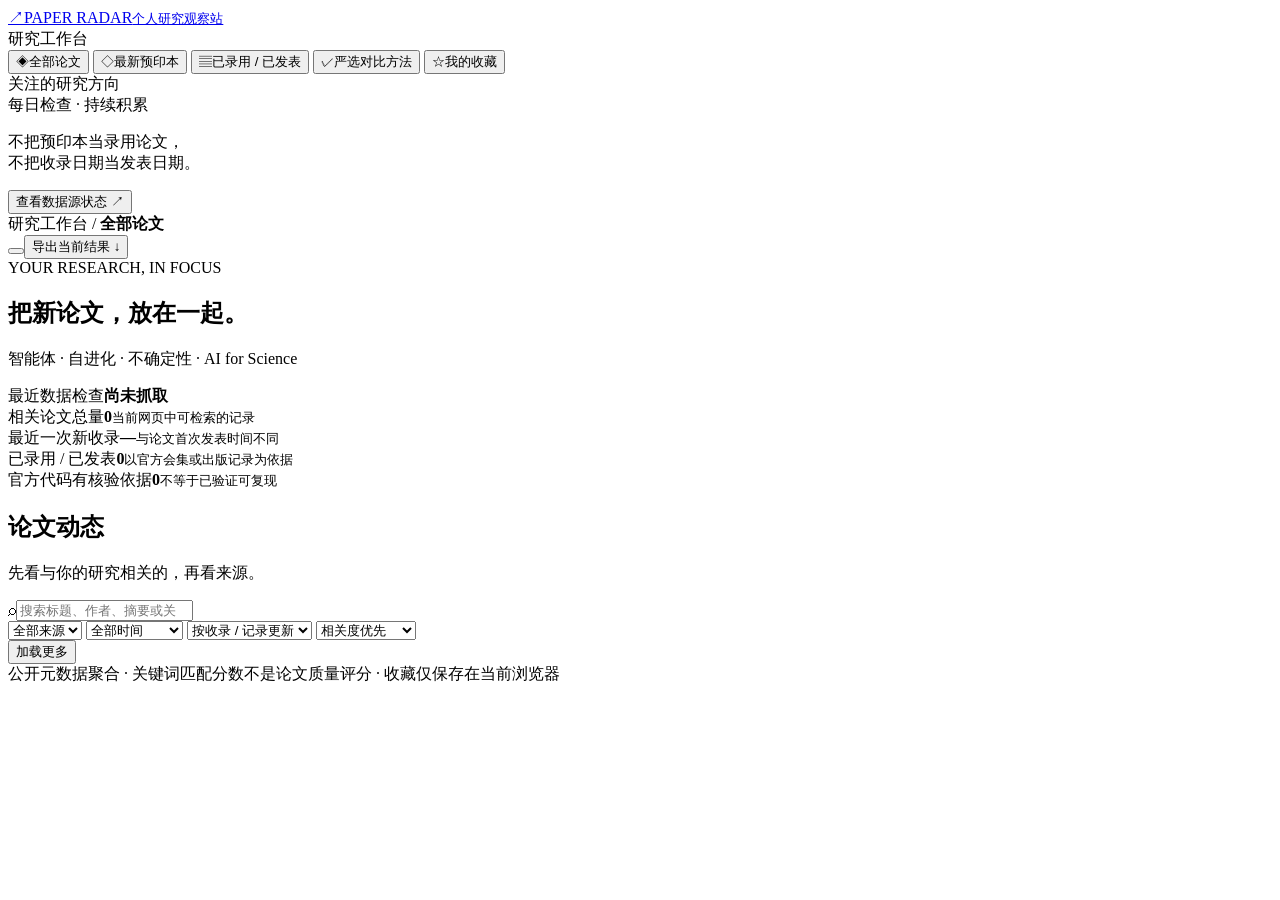
<file: web/index.html>
<!doctype html>
<html lang="zh-CN">
<head>
<meta charset="utf-8"><meta name="viewport" content="width=device-width,initial-scale=1">
<meta name="color-scheme" content="light"><title>论文雷达 · Paper Radar</title>
<meta name="description" content="按研究主题筛选的每日论文雷达，区分预印本与正式发表，所有条目可追溯到原始来源。">
<style>/*__STYLE__*/</style>
</head>
<body>
<div class="layout">
<aside class="sidebar">
 <a class="brand" href="#"><span class="brand-icon">↗</span><span>PAPER RADAR<small>个人研究观察站</small></span></a>
 <div class="side-label">研究工作台</div>
 <nav id="main-nav" aria-label="论文视图">
  <button data-view="all" class="nav-item active"><span>◈</span>全部论文 <b id="nav-all"></b></button>
  <button data-view="preprint" class="nav-item"><span>◇</span>最新预印本</button>
  <button data-view="published" class="nav-item"><span>▤</span>已录用 / 已发表</button>
  <button data-view="strict" class="nav-item"><span>✓</span>严选对比方法</button>
  <button data-view="saved" class="nav-item"><span>☆</span>我的收藏 <b id="nav-saved"></b></button>
 </nav>
 <div class="side-label">关注的研究方向</div>
 <div id="side-topics"></div>
 <div class="side-note"><span class="tiny-dot"></span> 每日检查 · 持续积累<p>不把预印本当录用论文，<br>不把收录日期当发表日期。</p></div>
 <button id="health-button" class="health-trigger">查看数据源状态 <span>↗</span></button>
</aside>
<main>
 <header class="topbar"><div class="breadcrumb">研究工作台 <span>/</span> <b id="breadcrumb-view">全部论文</b></div><div class="top-actions"><button id="mode-badge" class="button" aria-label="查看数据来源与状态"></button><button id="export" class="button">导出当前结果 ↓</button></div></header>
 <section class="hero"><div><div class="eyebrow">YOUR RESEARCH, IN FOCUS</div><h1>把新论文，放在一起。</h1><p id="subtitle">智能体 · 自进化 · 不确定性 · AI for Science</p></div><div class="hero-meta"><span id="update-label">最近数据检查</span><strong id="updated">尚未抓取</strong><span id="timezone"></span></div></section>
 <div class="notice" id="notice" role="status"></div>
 <section class="stats" aria-label="数据库统计">
  <div><span>相关论文总量</span><strong id="stat-total">0</strong><small>当前网页中可检索的记录</small></div>
  <div><span>最近一次新收录</span><strong id="stat-new">—</strong><small>与论文首次发表时间不同</small></div>
  <div><span>已录用 / 已发表</span><strong id="stat-published">0</strong><small>以官方会集或出版记录为依据</small></div>
  <div><span>官方代码有核验依据</span><strong id="stat-code">0</strong><small>不等于已验证可复现</small></div>
 </section>
 <section class="feed-header"><div><h2 id="view-title">论文动态</h2><p id="view-help">先看与你的研究相关的，再看来源。</p></div><span id="result-count"></span></section>
 <section class="filters" aria-label="检索与筛选">
  <div class="search-wrap"><span>⌕</span><input id="search" type="search" placeholder="搜索标题、作者、摘要或关键词…" aria-label="搜索论文"></div>
  <select id="source" aria-label="来源"><option value="">全部来源</option></select>
  <select id="period" aria-label="时间范围"><option value="all">全部时间</option><option value="1">最近 24 小时</option><option value="7">最近 7 天</option><option value="30">最近 30 天</option><option value="90">最近 90 天</option></select>
  <select id="date-field" aria-label="筛选日期类型"><option value="record_changed_at">按收录 / 记录更新</option><option value="published_at">按发表日期</option></select>
  <select id="sort" aria-label="排序"><option value="relevance">相关度优先</option><option value="new">收录更新优先</option><option value="published">发表时间优先</option></select>
 </section>
 <div class="chips" id="topic-chips" aria-label="研究主题"></div>
 <section id="papers" class="paper-list" aria-live="polite"></section>
 <div class="load-area"><button id="load-more" class="button">加载更多</button></div>
 <footer>公开元数据聚合 · 关键词匹配分数不是论文质量评分 · 收藏仅保存在当前浏览器<br><span id="footer-meta"></span></footer>
</main>
</div>
<dialog id="health-dialog"><div class="dialog-head"><div><div class="eyebrow">SOURCE HEALTH</div><h2>每个来源，都有状态。</h2></div><button id="close-health" class="close" aria-label="关闭">×</button></div><p class="dialog-desc">“页面构建成功”不代表全部来源抓取成功。时间水位仅在完整抓取后前移；失败时保留旧记录。</p><div id="health-list"></div><p class="dialog-desc">PMLR / CVF 默认按标题初筛，可能漏掉仅在摘要中命中主题的论文。可在配置中关闭初筛，分批读取全部摘要。</p></dialog>
<div id="toast" role="status"></div>
<script>/*__DATA__*/</script><script>/*__APP__*/</script>
</body></html>
</file>
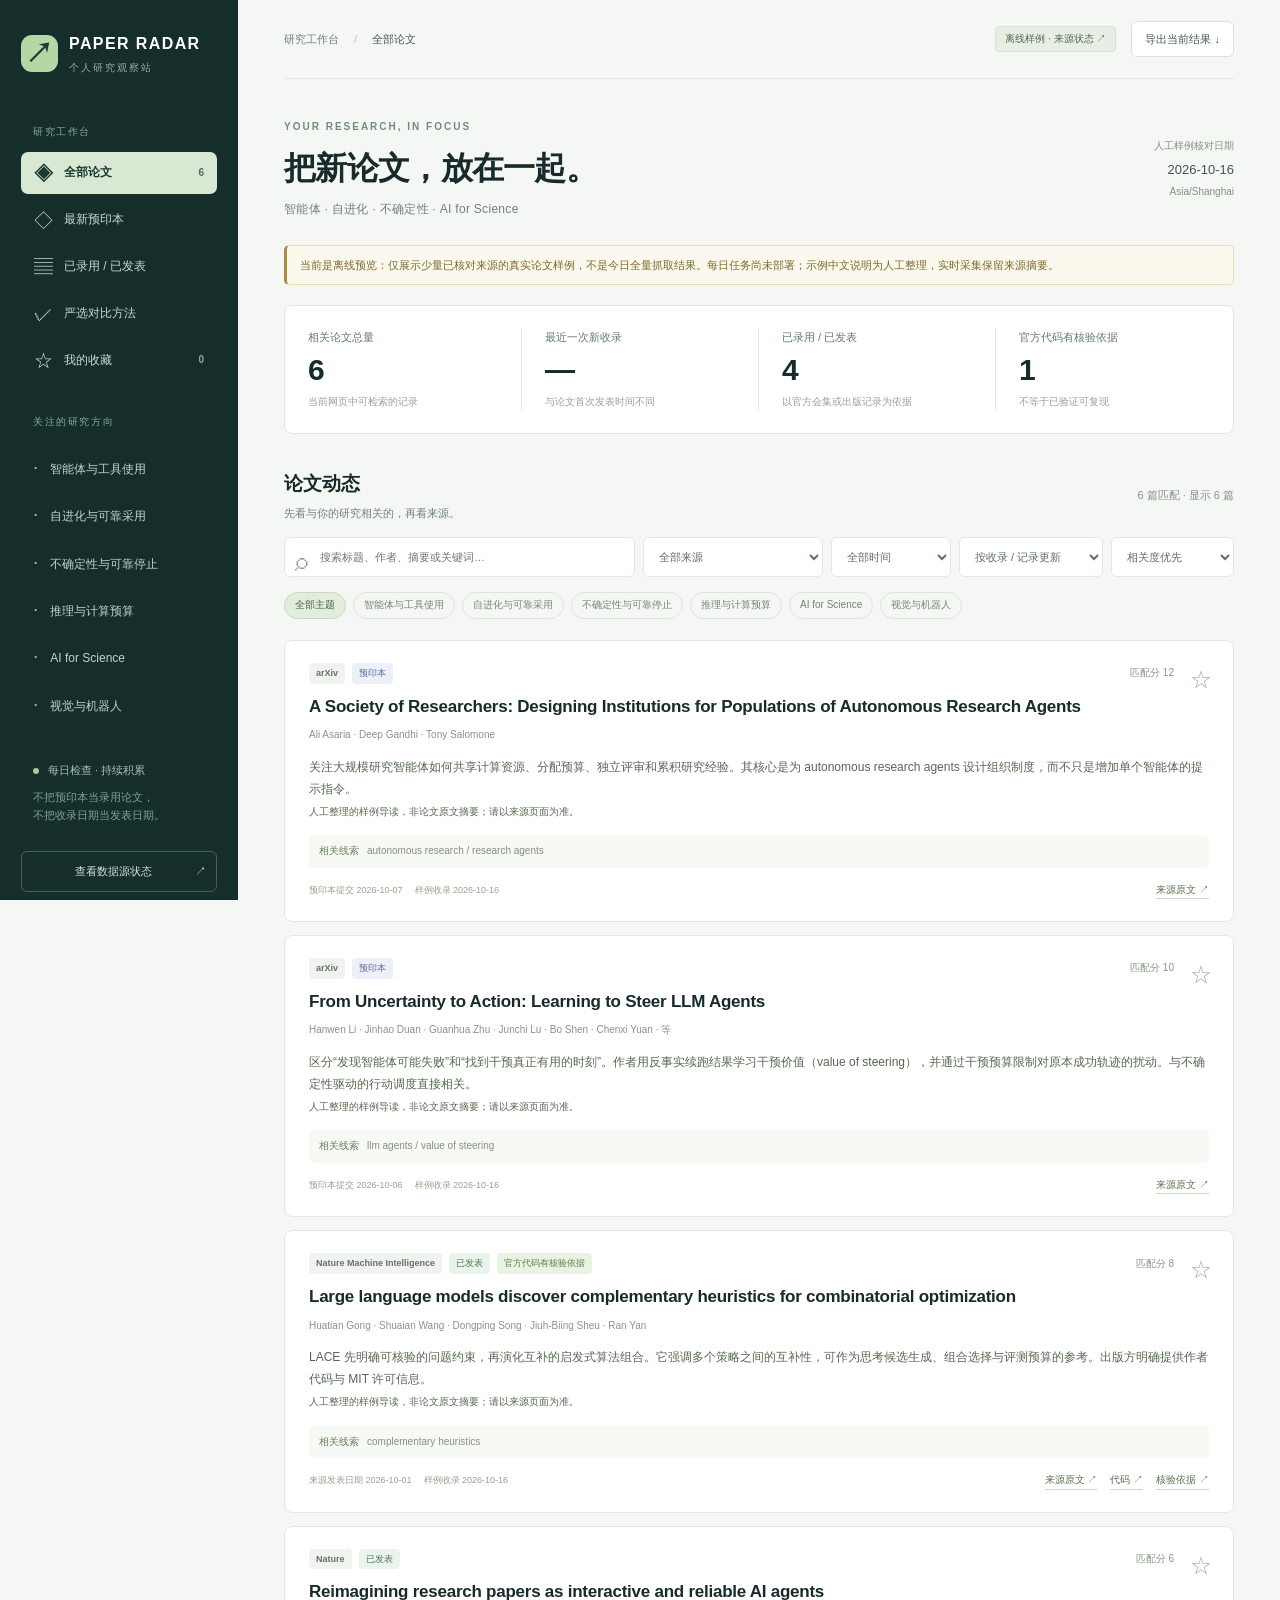
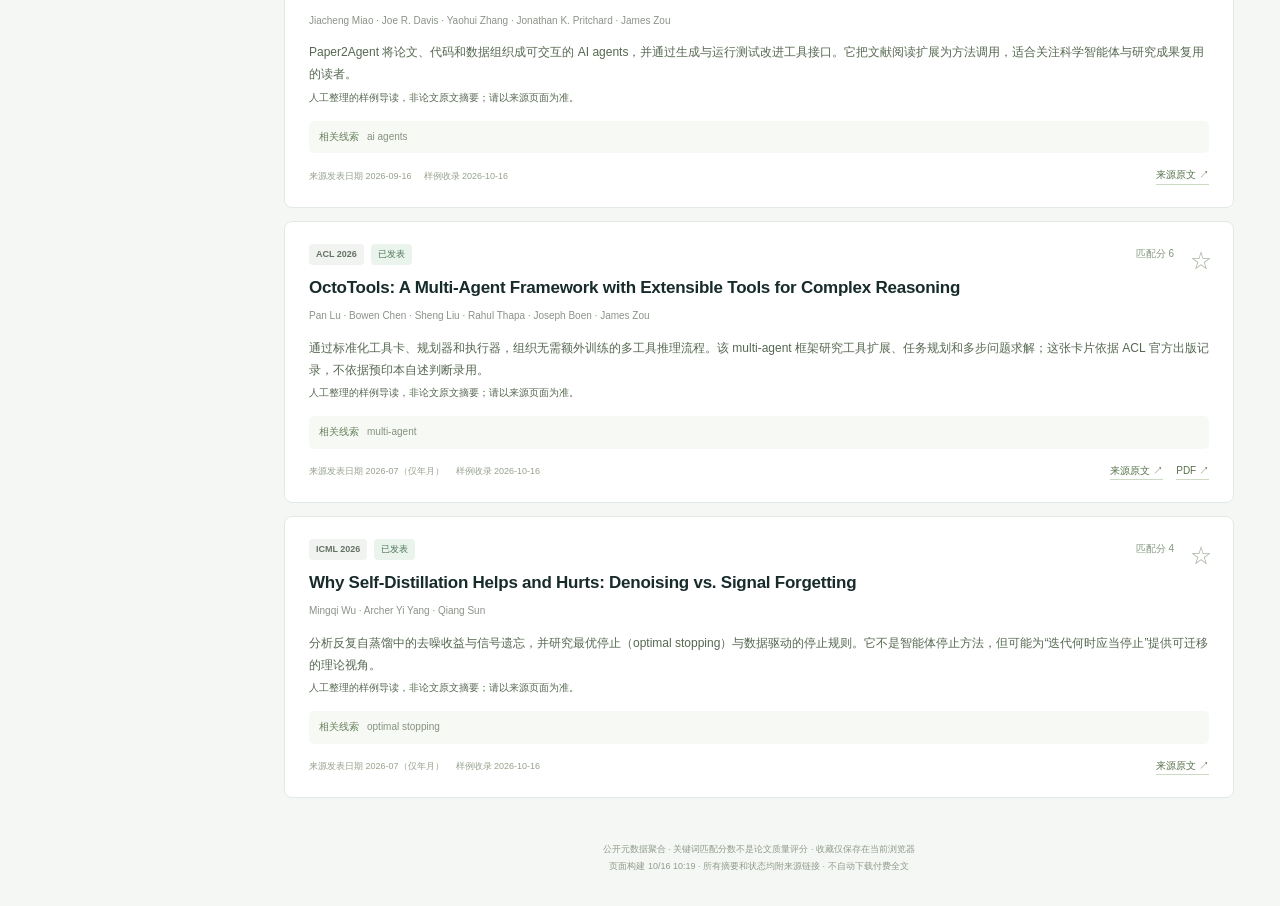
<file: preview.html>
<!doctype html>
<html lang="zh-CN">
<head>
<meta charset="utf-8"><meta name="viewport" content="width=device-width,initial-scale=1">
<meta name="color-scheme" content="light"><title>论文雷达 · Paper Radar</title>
<meta name="description" content="按研究主题筛选的每日论文雷达，区分预印本与正式发表，所有条目可追溯到原始来源。">
<style>:root{--ink:#182b2b;--muted:#71807e;--line:#e2e9e5;--accent:#187261;--soft:#edf6f0;--paper:#fff;--bg:#f5f7f4;--side:#152e2b}*{box-sizing:border-box}body{margin:0;background:var(--bg);color:var(--ink);font-family:Inter,-apple-system,BlinkMacSystemFont,"Segoe UI","PingFang SC","Microsoft YaHei","Noto Sans CJK SC",sans-serif;font-size:14px;line-height:1.65}button,input,select{font:inherit}button,a,input,select{touch-action:manipulation}button{cursor:pointer}button:focus-visible,a:focus-visible,input:focus-visible,select:focus-visible{outline:3px solid #88bca8;outline-offset:3px}a{color:inherit;text-decoration:none}.layout{display:grid;grid-template-columns:238px minmax(0,1fr);min-height:100vh}.sidebar{padding:31px 21px;background:var(--side);color:#d4e1dc;position:sticky;top:0;height:100vh;display:flex;flex-direction:column}.brand{display:flex;gap:11px;align-items:center;color:white;font-size:16px;letter-spacing:1.4px;font-weight:700;margin-bottom:47px}.brand-icon{display:grid;place-items:center;width:37px;height:37px;background:#b4d8a5;border-radius:11px;color:#203e2e;font-size:28px;line-height:1}.brand small{display:block;font-weight:400;letter-spacing:2px;font-size:10px;color:#95b0a7;margin-top:3px}.side-label{font-size:10px;letter-spacing:1.6px;color:#8aa79d;margin:0 12px 12px}.sidebar nav{margin-bottom:28px}.nav-item{border:0;display:flex;align-items:center;gap:11px;width:100%;padding:11px 13px;margin-bottom:5px;color:#c9d8d2;background:transparent;border-radius:7px;text-align:left;font-size:12px}.nav-item span{font-size:19px;line-height:1;width:19px;text-align:center}.nav-item.active{background:#d9e8d2;color:#1a3930;font-weight:650}.nav-item b{margin-left:auto;font-size:10px;opacity:.7}.side-topic{display:block;color:#c0d2c8;font-size:12px;padding:8px 12px;background:none;border:0;text-align:left;width:100%}.side-topic::before{content:'·';color:#a3c491;font-size:19px;margin-right:12px}.side-note{font-size:11px;margin:34px 12px 16px;color:#a4bfb2}.side-note p{font-size:11px;color:#82a094;margin-top:9px}.tiny-dot{display:inline-block;background:#adc995;border-radius:50%;width:6px;height:6px;margin-right:6px}.health-trigger{border:1px solid #426257;color:#cce1d3;background:transparent;border-radius:6px;padding:10px;margin-top:auto;font-size:11px}.health-trigger span{float:right}main{padding:0 46px;max-width:1620px;width:100%;margin:auto}.topbar{height:79px;border-bottom:1px solid var(--line);display:flex;align-items:center;justify-content:space-between;font-size:11px;color:var(--muted)}.breadcrumb span{margin:0 12px;color:#bac5bf}.breadcrumb b{font-weight:500;color:#435b52}.top-actions{display:flex;gap:15px;align-items:center}.button{border:1px solid #d9e2da;padding:8px 13px;background:white;border-radius:6px;color:#435d50;font-size:11px}.button:hover{background:var(--soft)}#mode-badge{font-size:10px;background:#e7eee4;color:#53694d;padding:4px 9px;border-radius:4px}.hero{display:flex;align-items:center;justify-content:space-between;padding:40px 0 25px}.eyebrow{font-size:10px;letter-spacing:2px;font-weight:650;color:#748b7b}.hero h1{font-size:32px;font-weight:650;letter-spacing:-.7px;margin:10px 0 10px;line-height:1.4}.hero p{margin:0;color:var(--muted);font-size:12px;letter-spacing:.3px}.hero-meta{text-align:right;color:#829081;display:flex;flex-direction:column;gap:4px;font-size:10px}.hero-meta strong{font-size:13px;color:#42584a;font-weight:500}.notice{border:1px solid #e6ddbf;border-left:3px solid #aa8d45;background:#fbf8ed;color:#7d692d;border-radius:5px;padding:10px 13px;font-size:11px;margin-bottom:20px}.notice.live{background:#edf5ef;border-color:#cfe0d1;color:#4e6f50}.notice.error{background:#fcf0ea;border-color:#e4c7b6;color:#8d4930}.stats{display:grid;grid-template-columns:repeat(4,1fr);background:white;border:1px solid var(--line);border-radius:8px;padding:22px 0;margin-bottom:34px}.stats>div{padding:0 23px;display:flex;flex-direction:column;border-right:1px solid var(--line)}.stats>div:last-child{border-right:0}.stats span{font-size:11px;color:#627b6c}.stats strong{font-size:30px;font-weight:550;line-height:1.6;letter-spacing:-1px}.stats small{font-size:10px;color:#96a196}.feed-header{display:flex;align-items:center;justify-content:space-between;margin-bottom:15px}.feed-header h2{font-size:19px;margin:0;font-weight:600}.feed-header p{font-size:11px;color:var(--muted);margin:5px 0 0}#result-count{font-size:11px;color:#859185}.filters{display:flex;gap:8px;flex-wrap:wrap}.filters select{border:1px solid var(--line);border-radius:6px;background:white;padding:9px 24px 9px 11px;color:#607164;font-size:11px;max-width:180px}.search-wrap{position:relative;flex:1;min-width:230px}.search-wrap span{position:absolute;left:11px;top:3px;font-size:25px;color:#8ca28d}.search-wrap input{width:100%;height:40px;border:1px solid var(--line);background:white;border-radius:6px;padding:0 12px 0 35px;font-size:11px;color:#374e40}.chips{display:flex;gap:7px;flex-wrap:wrap;padding:15px 0 21px}.chip{font-size:10px;border:1px solid #dce5db;color:#748573;background:transparent;padding:4px 10px;border-radius:20px}.chip.active{background:#e3eddd;color:#41643c;border-color:#c8d9bf}.paper-list{display:flex;flex-direction:column;gap:13px}.paper{background:white;border:1px solid var(--line);border-radius:8px;padding:22px 24px;position:relative}.paper-head{display:flex;align-items:center;gap:7px;flex-wrap:wrap;margin-bottom:10px;padding-right:35px}.badge{display:inline-flex;font-size:9px;font-weight:550;padding:3px 7px;background:#f0f3f0;color:#657364;border-radius:4px;white-space:normal;max-width:520px}.badge.preprint{background:#edf0f9;color:#586899}.badge.formal{background:#eaf4ed;color:#4c7755}.badge.verified{background:#eaf3e3;color:#5f7d40}.paper-head .score{margin-left:auto;color:#849780;font-size:10px;white-space:nowrap}.paper h3{margin:0 40px 7px 0;font-size:17px;font-weight:600;line-height:1.55;letter-spacing:-.25px}.paper h3 a:hover{color:var(--accent)}.authors{font-size:10px;color:#8a9388;margin:0 0 12px}.abstract{font-size:12px;line-height:1.85;color:#566851;margin:10px 0 13px}.abstract summary{cursor:pointer;color:#698561;font-size:10px;margin-top:7px}.abstract .abstract-full{margin-top:9px}.match{display:flex;gap:8px;align-items:flex-start;font-size:10px;color:#85917d;background:#f7f9f5;padding:8px 10px;border-radius:5px}.match strong{font-weight:500;color:#67805b;white-space:nowrap}.paper-bottom{display:flex;gap:7px;align-items:center;justify-content:space-between;margin-top:14px;flex-wrap:wrap}.paper-meta{font-size:9px;color:#96a18e;display:flex;flex-wrap:wrap;gap:12px}.paper-links{display:flex;gap:13px;font-size:10px;color:#58724b}.paper-links a{border-bottom:1px solid #ccd9c3}.save{position:absolute;top:20px;right:21px;width:28px;height:28px;display:grid;place-items:center;border:0;background:transparent;color:#acb8a4;font-size:22px}.save.saved{color:#759751}.load-area{text-align:center;margin:23px 0}.empty{padding:70px 25px;text-align:center;background:#fff;border:1px dashed #dce4d7;border-radius:8px;color:#899782}.empty strong{display:block;color:#56704b;font-size:16px;margin-bottom:12px}.empty p{font-size:12px;margin:8px}.empty button{margin-top:12px}footer{color:#8f9b89;text-align:center;font-size:9px;padding:20px 0 30px;line-height:1.9}dialog{border:1px solid #d6e2d0;box-shadow:0 25px 90px #142d2540;border-radius:12px;padding:28px;max-width:900px;width:calc(100% - 40px);max-height:85vh;color:var(--ink)}dialog::backdrop{background:#152d2577;backdrop-filter:blur(3px)}.dialog-head{display:flex;justify-content:space-between;align-items:center}.dialog-head h2{font-size:23px;margin:8px 0}.close{border:0;background:none;color:#798973;font-size:28px}.dialog-desc{font-size:11px;color:#87917f;margin-bottom:22px}.health-row{display:grid;grid-template-columns:1fr 100px;gap:4px 18px;padding:13px 0;border-bottom:1px solid var(--line);font-size:11px}.health-row .health-status{text-align:right}.health-row small{grid-column:1 / -1;color:#8a977f;overflow-wrap:anywhere;line-height:1.75}.health-row .ok{color:#42884c}.health-row .error,.health-row .partial{color:#ab653c}#toast{position:fixed;bottom:24px;left:50%;transform:translateX(-50%);background:#1d392ce8;color:white;font-size:12px;padding:10px 18px;border-radius:7px;display:none;z-index:20}@media(min-width:1600px){main{padding:0 65px}}@media(max-width:1200px){main{padding:0 25px}.layout{grid-template-columns:215px minmax(0,1fr)}.stats>div{padding:0 16px}.filters select{flex:1;max-width:none}.search-wrap{min-width:100%}.hero h1{font-size:28px}}@media(max-width:850px){.layout{display:block}.sidebar{position:static;height:auto;padding:18px 20px;display:block}.brand{margin:0 0 15px;font-size:14px}.brand small{display:none}.sidebar .side-label,.sidebar #side-topics,.side-note,.health-trigger{display:none}.sidebar nav{margin:0;display:flex;overflow:auto;gap:5px}.nav-item{flex:0 0 auto;width:auto;margin:0;padding:9px 10px;font-size:10px}.nav-item span{font-size:14px;width:auto}.nav-item b{display:none}.topbar{height:62px}.hero{padding:25px 0 20px}.hero h1{font-size:26px}.hero-meta{display:none}.stats{grid-template-columns:1fr 1fr;padding:5px 0;margin-bottom:25px}.stats>div{padding:16px 20px;border:0}.stats strong{font-size:26px}.stats>div:nth-child(odd){border-right:1px solid var(--line)}.stats>div:nth-child(-n+2){border-bottom:1px solid var(--line)}.stats small{font-size:9px}.paper{padding:19px}.paper h3{font-size:16px}.paper-head .score{margin-left:0}.notice{font-size:10px}.top-actions{gap:7px}main{padding:0 18px}.breadcrumb{font-size:10px}.topbar .button{font-size:10px;padding:7px 9px}}@media(prefers-reduced-motion:no-preference){.button,.nav-item,.chip{transition:background .15s}.paper{animation:appear .2s ease-out}@keyframes appear{from{opacity:.55;transform:translateY(3px)}to{opacity:1;transform:translateY(0)}}}
</style>
</head>
<body>
<div class="layout">
<aside class="sidebar">
 <a class="brand" href="#"><span class="brand-icon">↗</span><span>PAPER RADAR<small>个人研究观察站</small></span></a>
 <div class="side-label">研究工作台</div>
 <nav id="main-nav" aria-label="论文视图">
  <button data-view="all" class="nav-item active"><span>◈</span>全部论文 <b id="nav-all"></b></button>
  <button data-view="preprint" class="nav-item"><span>◇</span>最新预印本</button>
  <button data-view="published" class="nav-item"><span>▤</span>已录用 / 已发表</button>
  <button data-view="strict" class="nav-item"><span>✓</span>严选对比方法</button>
  <button data-view="saved" class="nav-item"><span>☆</span>我的收藏 <b id="nav-saved"></b></button>
 </nav>
 <div class="side-label">关注的研究方向</div>
 <div id="side-topics"></div>
 <div class="side-note"><span class="tiny-dot"></span> 每日检查 · 持续积累<p>不把预印本当录用论文，<br>不把收录日期当发表日期。</p></div>
 <button id="health-button" class="health-trigger">查看数据源状态 <span>↗</span></button>
</aside>
<main>
 <header class="topbar"><div class="breadcrumb">研究工作台 <span>/</span> <b id="breadcrumb-view">全部论文</b></div><div class="top-actions"><button id="mode-badge" class="button" aria-label="查看数据来源与状态"></button><button id="export" class="button">导出当前结果 ↓</button></div></header>
 <section class="hero"><div><div class="eyebrow">YOUR RESEARCH, IN FOCUS</div><h1>把新论文，放在一起。</h1><p id="subtitle">智能体 · 自进化 · 不确定性 · AI for Science</p></div><div class="hero-meta"><span id="update-label">最近数据检查</span><strong id="updated">尚未抓取</strong><span id="timezone"></span></div></section>
 <div class="notice" id="notice" role="status"></div>
 <section class="stats" aria-label="数据库统计">
  <div><span>相关论文总量</span><strong id="stat-total">0</strong><small>当前网页中可检索的记录</small></div>
  <div><span>最近一次新收录</span><strong id="stat-new">—</strong><small>与论文首次发表时间不同</small></div>
  <div><span>已录用 / 已发表</span><strong id="stat-published">0</strong><small>以官方会集或出版记录为依据</small></div>
  <div><span>官方代码有核验依据</span><strong id="stat-code">0</strong><small>不等于已验证可复现</small></div>
 </section>
 <section class="feed-header"><div><h2 id="view-title">论文动态</h2><p id="view-help">先看与你的研究相关的，再看来源。</p></div><span id="result-count"></span></section>
 <section class="filters" aria-label="检索与筛选">
  <div class="search-wrap"><span>⌕</span><input id="search" type="search" placeholder="搜索标题、作者、摘要或关键词…" aria-label="搜索论文"></div>
  <select id="source" aria-label="来源"><option value="">全部来源</option></select>
  <select id="period" aria-label="时间范围"><option value="all">全部时间</option><option value="1">最近 24 小时</option><option value="7">最近 7 天</option><option value="30">最近 30 天</option><option value="90">最近 90 天</option></select>
  <select id="date-field" aria-label="筛选日期类型"><option value="record_changed_at">按收录 / 记录更新</option><option value="published_at">按发表日期</option></select>
  <select id="sort" aria-label="排序"><option value="relevance">相关度优先</option><option value="new">收录更新优先</option><option value="published">发表时间优先</option></select>
 </section>
 <div class="chips" id="topic-chips" aria-label="研究主题"></div>
 <section id="papers" class="paper-list" aria-live="polite"></section>
 <div class="load-area"><button id="load-more" class="button">加载更多</button></div>
 <footer>公开元数据聚合 · 关键词匹配分数不是论文质量评分 · 收藏仅保存在当前浏览器<br><span id="footer-meta"></span></footer>
</main>
</div>
<dialog id="health-dialog"><div class="dialog-head"><div><div class="eyebrow">SOURCE HEALTH</div><h2>每个来源，都有状态。</h2></div><button id="close-health" class="close" aria-label="关闭">×</button></div><p class="dialog-desc">“页面构建成功”不代表全部来源抓取成功。时间水位仅在完整抓取后前移；失败时保留旧记录。</p><div id="health-list"></div><p class="dialog-desc">PMLR / CVF 默认按标题初筛，可能漏掉仅在摘要中命中主题的论文。可在配置中关闭初筛，分批读取全部摘要。</p></dialog>
<div id="toast" role="status"></div>
<script>window.PAPER_DATA={"meta": {"title": "论文雷达", "subtitle": "智能体 · 自进化 · 不确定性 · AI for Science", "timezone": "Asia/Shanghai", "generated_at": "2026-10-16T02:19:49+00:00", "mode": "preview", "displayed": 6, "total_in_store": 6, "display_truncated": false, "last_run": {"mode": "preview", "checked_at": "2026-10-16"}, "sources": {"arXiv": {"status": "untested", "note": "已实现适配器；当前环境未完成在线端到端测试。"}, "Nature": {"status": "untested", "note": "已实现适配器；当前环境未完成在线端到端测试。"}, "Nature Machine Intelligence": {"status": "untested", "note": "已实现适配器；当前环境未完成在线端到端测试。"}, "Nature Computational Science": {"status": "untested", "note": "已实现适配器；当前环境未完成在线端到端测试。"}, "Nature Communications": {"status": "untested", "note": "已实现适配器；当前环境未完成在线端到端测试。"}, "Science": {"status": "untested", "note": "已实现适配器；当前环境未完成在线端到端测试。"}, "Science Advances": {"status": "untested", "note": "已实现适配器；当前环境未完成在线端到端测试。"}, "Science Robotics": {"status": "untested", "note": "已实现适配器；当前环境未完成在线端到端测试。"}, "ICLR.cc/2026/Conference": {"status": "untested", "note": "已实现适配器；当前环境未完成在线端到端测试。"}, "ICML.cc/2026/Conference": {"status": "untested", "note": "已实现适配器；当前环境未完成在线端到端测试。"}, "NeurIPS.cc/2026/Conference": {"status": "untested", "note": "已实现适配器；当前环境未完成在线端到端测试。"}, "ICLR.cc/2025/Conference": {"status": "untested", "note": "已实现适配器；当前环境未完成在线端到端测试。"}, "ICML.cc/2025/Conference": {"status": "untested", "note": "已实现适配器；当前环境未完成在线端到端测试。"}, "NeurIPS.cc/2025/Conference": {"status": "untested", "note": "已实现适配器；当前环境未完成在线端到端测试。"}, "PMLR": {"status": "untested", "note": "已实现适配器；当前环境未完成在线端到端测试。"}, "2026.acl": {"status": "untested", "note": "已实现适配器；当前环境未完成在线端到端测试。"}, "2026.emnlp": {"status": "untested", "note": "已实现适配器；当前环境未完成在线端到端测试。"}, "2026.naacl": {"status": "untested", "note": "已实现适配器；当前环境未完成在线端到端测试。"}, "CVPR2026": {"status": "untested", "note": "已实现适配器；当前环境未完成在线端到端测试。"}, "CVPR2025": {"status": "untested", "note": "已实现适配器；当前环境未完成在线端到端测试。"}, "ICCV2025": {"status": "untested", "note": "已实现适配器；当前环境未完成在线端到端测试。"}}}, "topics": [{"id": "agents", "label": "智能体与工具使用"}, {"id": "evolution", "label": "自进化与可靠采用"}, {"id": "uncertainty", "label": "不确定性与可靠停止"}, {"id": "reasoning", "label": "推理与计算预算"}, {"id": "science", "label": "AI for Science"}, {"id": "vision_robotics", "label": "视觉与机器人"}], "papers": [{"id": "33c31a7acc6bb037", "first_seen_at": "2026-10-16", "record_changed_at": "2026-10-16", "title": "A Society of Researchers: Designing Institutions for Populations of Autonomous Research Agents", "authors": ["Ali Asaria", "Deep Gandhi", "Tony Salomone"], "status": "preprint", "venue": "arXiv", "url": "https://arxiv.org/abs/2610.10468", "document_type": "research_article", "abstract": "关注大规模研究智能体如何共享计算资源、分配预算、独立评审和累积研究经验。其核心是为 autonomous research agents 设计组织制度，而不只是增加单个智能体的提示指令。", "abstract_source": "https://arxiv.org/abs/2610.10468", "abstract_note": "人工整理的样例导读，非论文原文摘要；请以来源页面为准。", "doi": "", "arxiv_id": "2610.10468", "pdf_url": "", "published_at": "2026-10-07T00:00:00+00:00", "preprint_at": "2026-10-07T00:00:00+00:00", "source_updated_at": "", "sources": ["arXiv"], "families": ["arXiv"], "source_urls": ["https://arxiv.org/abs/2610.10468"], "code_links": [], "code_status": "unknown", "code_evidence": "", "score": 12, "topics": ["science"], "matched_terms": ["autonomous research", "research agents"]}, {"id": "45a00286230c27a0", "first_seen_at": "2026-10-16", "record_changed_at": "2026-10-16", "title": "From Uncertainty to Action: Learning to Steer LLM Agents", "authors": ["Hanwen Li", "Jinhao Duan", "Guanhua Zhu", "Junchi Lu", "Bo Shen", "Chenxi Yuan", "Kaidi Xu"], "status": "preprint", "venue": "arXiv", "url": "https://arxiv.org/abs/2610.09115", "document_type": "research_article", "abstract": "区分“发现智能体可能失败”和“找到干预真正有用的时刻”。作者用反事实续跑结果学习干预价值（value of steering），并通过干预预算限制对原本成功轨迹的扰动。与不确定性驱动的行动调度直接相关。", "abstract_source": "https://arxiv.org/abs/2610.09115", "abstract_note": "人工整理的样例导读，非论文原文摘要；请以来源页面为准。", "doi": "", "arxiv_id": "2610.09115", "pdf_url": "", "published_at": "2026-10-06T00:00:00+00:00", "preprint_at": "2026-10-06T00:00:00+00:00", "source_updated_at": "", "sources": ["arXiv"], "families": ["arXiv"], "source_urls": ["https://arxiv.org/abs/2610.09115"], "code_links": [], "code_status": "unknown", "code_evidence": "", "score": 10, "topics": ["agents", "uncertainty"], "matched_terms": ["llm agents", "value of steering"]}, {"id": "5dcdc8ccd2412d7f", "first_seen_at": "2026-10-16", "record_changed_at": "2026-10-16", "title": "Large language models discover complementary heuristics for combinatorial optimization", "authors": ["Huatian Gong", "Shuaian Wang", "Dongping Song", "Jiuh-Biing Sheu", "Ran Yan"], "status": "published", "venue": "Nature Machine Intelligence", "url": "https://www.nature.com/articles/s42256-026-01307-8", "document_type": "research_article", "abstract": "LACE 先明确可核验的问题约束，再演化互补的启发式算法组合。它强调多个策略之间的互补性，可作为思考候选生成、组合选择与评测预算的参考。出版方明确提供作者代码与 MIT 许可信息。", "abstract_source": "https://www.nature.com/articles/s42256-026-01307-8", "abstract_note": "人工整理的样例导读，非论文原文摘要；请以来源页面为准。", "doi": "10.1038/s42256-026-01307-8", "arxiv_id": "", "pdf_url": "", "published_at": "2026-10-01T00:00:00+00:00", "preprint_at": "", "source_updated_at": "", "sources": ["Nature Machine Intelligence"], "families": ["Nature"], "source_urls": ["https://www.nature.com/articles/s42256-026-01307-8"], "code_links": ["https://github.com/PJ-NTU/LACE"], "code_status": "verified", "code_evidence": "https://www.nature.com/articles/s42256-026-01307-8#code-availability", "score": 8, "topics": ["evolution"], "matched_terms": ["complementary heuristics"], "code_checked_at": "2026-10-16", "code_verification_note": "出版方 Code availability 明确列出作者代码及 MIT 许可；未运行代码或验证复现结果。"}, {"id": "52d42a5ed5d7dc9c", "first_seen_at": "2026-10-16", "record_changed_at": "2026-10-16", "title": "Reimagining research papers as interactive and reliable AI agents", "authors": ["Jiacheng Miao", "Joe R. Davis", "Yaohui Zhang", "Jonathan K. Pritchard", "James Zou"], "status": "published", "venue": "Nature", "url": "https://www.nature.com/articles/s41586-026-11044-y", "document_type": "research_article", "abstract": "Paper2Agent 将论文、代码和数据组织成可交互的 AI agents，并通过生成与运行测试改进工具接口。它把文献阅读扩展为方法调用，适合关注科学智能体与研究成果复用的读者。", "abstract_source": "https://www.nature.com/articles/s41586-026-11044-y", "abstract_note": "人工整理的样例导读，非论文原文摘要；请以来源页面为准。", "doi": "10.1038/s41586-026-11044-y", "arxiv_id": "", "pdf_url": "", "published_at": "2026-09-16T00:00:00+00:00", "preprint_at": "", "source_updated_at": "", "sources": ["Nature"], "families": ["Nature"], "source_urls": ["https://www.nature.com/articles/s41586-026-11044-y"], "code_links": [], "code_status": "unknown", "code_evidence": "", "score": 6, "topics": ["agents"], "matched_terms": ["ai agents"]}, {"id": "572e9c3bbc2f5725", "first_seen_at": "2026-10-16", "record_changed_at": "2026-10-16", "title": "OctoTools: A Multi-Agent Framework with Extensible Tools for Complex Reasoning", "authors": ["Pan Lu", "Bowen Chen", "Sheng Liu", "Rahul Thapa", "Joseph Boen", "James Zou"], "status": "published", "venue": "ACL 2026", "url": "https://aclanthology.org/2026.acl-long.1/", "document_type": "research_article", "abstract": "通过标准化工具卡、规划器和执行器，组织无需额外训练的多工具推理流程。该 multi-agent 框架研究工具扩展、任务规划和多步问题求解；这张卡片依据 ACL 官方出版记录，不依据预印本自述判断录用。", "abstract_source": "https://aclanthology.org/2026.acl-long.1/", "abstract_note": "人工整理的样例导读，非论文原文摘要；请以来源页面为准。", "doi": "10.18653/v1/2026.acl-long.1", "arxiv_id": "", "pdf_url": "https://aclanthology.org/2026.acl-long.1.pdf", "published_at": "2026-07", "preprint_at": "", "source_updated_at": "", "sources": ["ACL Anthology"], "families": ["会议"], "source_urls": ["https://aclanthology.org/2026.acl-long.1/"], "code_links": [], "code_status": "unknown", "code_evidence": "", "score": 6, "topics": ["agents"], "matched_terms": ["multi-agent"]}, {"id": "57533696d0c80bea", "first_seen_at": "2026-10-16", "record_changed_at": "2026-10-16", "title": "Why Self-Distillation Helps and Hurts: Denoising vs. Signal Forgetting", "authors": ["Mingqi Wu", "Archer Yi Yang", "Qiang Sun"], "status": "published", "venue": "ICML 2026", "url": "https://proceedings.mlr.press/v306/wu26bs.html", "document_type": "research_article", "abstract": "分析反复自蒸馏中的去噪收益与信号遗忘，并研究最优停止（optimal stopping）与数据驱动的停止规则。它不是智能体停止方法，但可能为“迭代何时应当停止”提供可迁移的理论视角。", "abstract_source": "https://proceedings.mlr.press/v306/wu26bs.html", "abstract_note": "人工整理的样例导读，非论文原文摘要；请以来源页面为准。", "doi": "", "arxiv_id": "", "pdf_url": "", "published_at": "2026-07", "preprint_at": "", "source_updated_at": "", "sources": ["PMLR"], "families": ["会议"], "source_urls": ["https://proceedings.mlr.press/v306/wu26bs.html"], "code_links": [], "code_status": "unknown", "code_evidence": "", "score": 4, "topics": ["uncertainty"], "matched_terms": ["optimal stopping"]}]};</script><script>'use strict';
const D=window.PAPER_DATA, $=id=>document.getElementById(id);
const esc=s=>String(s??'').replace(/[&<>"']/g,c=>({'&':'&amp;','<':'&lt;','>':'&gt;','"':'&quot;',"'":'&#39;'}[c]));
const url=s=>{try{let u=new URL(s);return ['https:','http:'].includes(u.protocol)?u.href:''}catch{return ''}};
const views={all:['论文动态','先看与你的研究相关的，再看来源。'],preprint:['最新预印本','快速发现新方向；未经同行评审的条目不作为正式录用证据。'],published:['已录用 / 已发表','由公开已录用会集或正式出版记录支持；文献类型不明时单独标注。'],strict:['严选对比方法','正式录用 / 发表 + 研究论文 + 有官方开源代码核验依据；不是复现成功保证。'],saved:['我的收藏','收藏仅保存在当前浏览器，清理浏览器数据会丢失；可导出备份。']};
const state={view:'all',topic:'',limit:25};
let saved;
try{saved=new Set(JSON.parse(localStorage.getItem('paper-radar-saved-v1')||'[]'))}catch{saved=new Set()}
const preview=D.meta.mode==='preview';
const formal=p=>['published','accepted'].includes(p.status);
const strict=p=>formal(p)&&p.document_type==='research_article'&&p.code_status==='verified';
function dateLabel(s){
 if(!s)return '未提供';
 if(/^\d{4}$/.test(s))return s+'（仅年）';
 if(/^\d{4}-\d{2}$/.test(s))return s+'（仅年月）';
 return String(s).slice(0,10);
}
function timeLabel(s){
 if(!s)return '尚未成功抓取';
 if(s.length<=10)return dateLabel(s);
 const d=new Date(s);if(isNaN(d))return s;
 try{return new Intl.DateTimeFormat('zh-CN',{timeZone:D.meta.timezone,month:'2-digit',day:'2-digit',hour:'2-digit',minute:'2-digit',hour12:false}).format(d)}catch{return String(s).slice(0,16)}
}
function timestamp(s){if(!s)return 0;const t=Date.parse(s);return Number.isNaN(t)?0:t}
function notify(message){$('toast').textContent=message;$('toast').style.display='block';clearTimeout(notify.timer);notify.timer=setTimeout(()=>$('toast').style.display='none',2600)}
function storeSaved(){try{localStorage.setItem('paper-radar-saved-v1',JSON.stringify([...saved]))}catch{notify('浏览器不允许持久保存；当前会话仍可收藏。')}}
function badge(text,kind=''){return `<span class="badge ${esc(kind)}">${esc(text)}</span>`}
function compactVenue(p){
 let v=p.venue||p.sources.join(' / '), y=(p.published_at||'').slice(0,4);
 for(const [pattern,name] of [[/international conference on machine learning/i,'ICML'],[/neural information processing/i,'NeurIPS'],[/computational linguistics/i,'ACL'],[/artificial intelligence and statistics/i,'AISTATS']]){
  if(pattern.test(v))return name+(y?' '+y:'');
 }
 return v.length>85?v.slice(0,82)+'…':v;
}
function selectedPapers(){
 const needle=$('search').value.trim().toLocaleLowerCase(), source=$('source').value;
 const days=$('period').value, dateField=$('date-field').value;
 let rows=D.papers.filter(p=>{
  if(state.view==='preprint'&&p.status!=='preprint')return false;
  if(state.view==='published'&&!formal(p))return false;
  if(state.view==='strict'&&!strict(p))return false;
  if(state.view==='saved'&&!saved.has(p.id))return false;
  if(state.topic&&!p.topics.includes(state.topic))return false;
  if(source){let [type,...parts]=source.split(':');let value=parts.join(':');if(!(type==='family'?p.families:p.sources).includes(value))return false}
  if(needle&&!([p.title,p.authors.join(' '),p.abstract,p.venue,...p.matched_terms].join(' ').toLocaleLowerCase().includes(needle)))return false;
  if(days!=='all'){
   let d=p[dateField];
   // Unknown day precision must not silently masquerade as a specific recent day.
   if(!d||d.length<10)return false;
   let t=timestamp(d), now=Date.now();
   if(!t||t<now-Number(days)*86400000||t>now+86400000)return false;
  }
  return true;
 });
 const sort=$('sort').value;
 rows.sort((a,b)=>sort==='new'?timestamp(b.record_changed_at)-timestamp(a.record_changed_at):sort==='published'?timestamp(b.published_at)-timestamp(a.published_at):(b.score-a.score||timestamp(b.record_changed_at)-timestamp(a.record_changed_at)));
 return rows;
}
function renderCard(p){
 const saveText=saved.has(p.id)?'取消收藏':'收藏论文';
 const status=p.status==='preprint'?'预印本':p.status==='accepted'?'已录用':'已发表';
 const shortAbstract=p.abstract?(p.abstract.length>240?p.abstract.slice(0,240)+'…':p.abstract):'来源未提供摘要。可打开原文查看；本条目的相关性可能仅由标题命中。';
 const code=p.code_status==='verified'?badge('官方代码有核验依据','verified'):p.code_links.length?badge('代码链接待核验'):'';
 const links=[['来源原文 ↗',p.url],['PDF ↗',p.pdf_url],...(p.code_links.length?[['代码 ↗',p.code_links[0]]]:[]),...(p.code_evidence?[['核验依据 ↗',p.code_evidence]]:[])].filter(x=>url(x[1]));
 const abstract=p.abstract.length>240?`<div>${esc(shortAbstract)}</div><details><summary>展开来源摘要</summary><div class="abstract-full">${esc(p.abstract)}</div><small>${esc(p.abstract_note)}</small></details>`:`<div>${esc(shortAbstract)}</div>${p.abstract_note&&preview?`<small>${esc(p.abstract_note)}</small>`:''}`;
 return `<article class="paper" data-id="${esc(p.id)}">
  <button class="save ${saved.has(p.id)?'saved':''}" data-save="${esc(p.id)}" aria-label="${saveText}" aria-pressed="${saved.has(p.id)}" title="${saveText}">${saved.has(p.id)?'★':'☆'}</button>
  <div class="paper-head">${badge(compactVenue(p))}${badge(status,p.status==='preprint'?'preprint':'formal')}${p.document_type==='unspecified'?badge('文献类型待确认'):''}${p.document_type==='review'?badge('综述'):''}${code}<span class="score" title="关键词匹配分，不代表质量、创新性或统计概率">匹配分 ${Number(p.score)||0}</span></div>
  <h3><a href="${esc(url(p.url))}" target="_blank" rel="noopener noreferrer">${esc(p.title)}</a></h3>
  <div class="authors">${esc(p.authors.slice(0,6).join(' · '))}${p.authors.length>6?' · 等':''}</div>
  <div class="abstract">${abstract}</div>
  <div class="match"><strong>相关线索</strong><span>${esc(p.matched_terms.slice(0,7).join(' / ')||'请核查主题匹配')} ${p.matched_terms.length>7?'…':''}</span></div>
  <div class="paper-bottom"><div class="paper-meta"><span>${p.status==='preprint'?'预印本提交':'来源发表日期'} ${esc(dateLabel(p.published_at))}</span><span>${preview?'样例收录':'首次收录'} ${esc(dateLabel(p.first_seen_at))}</span>${p.preprint_at&&formal(p)?`<span>预印本首发 ${esc(dateLabel(p.preprint_at))}</span>`:''}</div><div class="paper-links">${links.map(([name,link])=>`<a href="${esc(url(link))}" target="_blank" rel="noopener noreferrer">${name}</a>`).join('')}</div></div>
 </article>`;
}
function render(){
 const rows=selectedPapers();
 $('papers').innerHTML=rows.length?rows.slice(0,state.limit).map(renderCard).join(''):`<div class="empty"><strong>这里暂时没有匹配的论文。</strong><p>${state.view==='strict'?'尚未满足正式发表、研究论文和官方代码核验三个条件；不会用未核验记录填充。':'尝试扩大时间范围，或清除主题与来源筛选。'}</p><button class="button" id="clear-filters">清除筛选</button></div>`;
 $('result-count').textContent=`${rows.length} 篇匹配 · 显示 ${Math.min(rows.length,state.limit)} 篇`;
 $('view-title').textContent=views[state.view][0];$('view-help').textContent=views[state.view][1];
 $('breadcrumb-view').textContent=state.view==='all'?'全部论文':views[state.view][0];
 $('nav-saved').textContent=D.papers.filter(p=>saved.has(p.id)).length;
 $('load-more').style.display=rows.length>state.limit?'inline-block':'none';
 document.querySelectorAll('[data-view]').forEach(b=>b.classList.toggle('active',b.dataset.view===state.view));
 document.querySelectorAll('[data-topic]').forEach(b=>b.classList.toggle('active',b.dataset.topic===state.topic));
 const clear=$('clear-filters');if(clear)clear.onclick=()=>{state.topic='';$('search').value='';$('source').value='';$('period').value='all';render()};
}
function showHealth(){
 const labels={ok:'本次完成',error:'抓取失败',partial:'部分完成',unavailable:'待公开 / 待核对',untested:'尚未在线实测'};
 $('health-list').innerHTML=Object.entries(D.meta.sources).map(([name,s])=>`<div class="health-row"><strong>${esc(name)}</strong><span class="health-status ${esc(s.status)}">${esc(labels[s.status]||s.status)}</span><small>最近完整成功：${esc(timeLabel(s.last_success_at))} · 本次读取 ${Number(s.fetched)||0} 条元数据 · 本次新增 ${Number(s.added)||0} 条相关记录<br>${esc(s.note||'无额外说明')}</small></div>`).join('')||'<p>尚未运行采集程序。</p>';
 $('health-dialog').showModal();
}
$('health-button').onclick=showHealth;$('mode-badge').onclick=showHealth;$('close-health').onclick=()=>$('health-dialog').close();
$('health-dialog').addEventListener('click',event=>{if(event.target===$('health-dialog')){let r=$('health-dialog').getBoundingClientRect();if(event.clientX<r.left||event.clientX>r.right||event.clientY<r.top||event.clientY>r.bottom)$('health-dialog').close()}});
document.addEventListener('click',event=>{
 const save=event.target.closest('[data-save]');if(save){let id=save.dataset.save;saved.has(id)?saved.delete(id):saved.add(id);storeSaved();render();return}
 const view=event.target.closest('[data-view]');if(view){state.view=view.dataset.view;state.limit=25;render();return}
 const topic=event.target.closest('[data-topic]');if(topic){state.topic=topic.dataset.topic;state.limit=25;render()}
});
for(const id of ['source','period','sort','date-field'])$(id).onchange=()=>{state.limit=25;render()};
$('search').oninput=()=>{state.limit=25;render()};$('load-more').onclick=()=>{state.limit+=25;render()};
$('export').onclick=()=>{
 const rows=selectedPapers();const payload={exported_at:new Date().toISOString(),mode:D.meta.mode,papers:rows,bookmarked_ids:[...saved]};
 const blob=new Blob([JSON.stringify(payload,null,2)],{type:'application/json;charset=utf-8'});const href=URL.createObjectURL(blob),a=document.createElement('a');a.href=href;a.download=`paper-radar-${new Date().toISOString().slice(0,10)}.json`;a.click();setTimeout(()=>URL.revokeObjectURL(href),1000);notify(`已导出 ${rows.length} 篇论文`);
};
$('side-topics').innerHTML=D.topics.map(t=>`<button class="side-topic" data-topic="${esc(t.id)}">${esc(t.label)}</button>`).join('');
$('topic-chips').innerHTML=`<button class="chip active" data-topic="">全部主题</button>`+D.topics.map(t=>`<button class="chip" data-topic="${esc(t.id)}">${esc(t.label)}</button>`).join('');
const families=['arXiv','Nature','Science','会议'];
$('source').innerHTML='<option value="">全部来源</option><optgroup label="来源系列">'+families.map(f=>`<option value="family:${esc(f)}">${esc(f==='Nature'||f==='Science'?f+' 系列':f)}</option>`).join('')+'</optgroup><optgroup label="具体来源">'+[...new Set(D.papers.flatMap(p=>p.sources))].sort().map(s=>`<option value="source:${esc(s)}">${esc(s)}</option>`).join('')+'</optgroup>';
$('subtitle').textContent=D.meta.subtitle;$('timezone').textContent=D.meta.timezone;
$('nav-all').textContent=D.papers.length;$('stat-total').textContent=D.papers.length;
$('stat-new').textContent=preview?'—':D.meta.last_run.added??'—';
$('stat-published').textContent=D.papers.filter(formal).length;$('stat-code').textContent=D.papers.filter(p=>p.code_status==='verified').length;
$('updated').textContent=timeLabel(preview?D.meta.last_run.checked_at:D.meta.last_run.finished_at);$('update-label').textContent=preview?'人工样例核对日期':'最近采集运行结束';
const health=Object.values(D.meta.sources),bad=health.filter(s=>s.status==='error').length,partial=health.filter(s=>s.status==='partial').length;
$('mode-badge').textContent=preview?'离线样例 · 来源状态 ↗':`来源状态 ${bad?'⚠':'↗'}`;
if(preview){$('notice').textContent='当前是离线预览：仅展示少量已核对来源的真实论文样例，不是今日全量抓取结果。每日任务尚未部署；示例中文说明为人工整理，实时采集保留来源摘要。'}
else if(!D.meta.last_run.finished_at){$('notice').textContent='尚未采集数据。请运行 python run.py 或启用 GitHub Actions；重新打开网页不会触发抓取。'}
else if(Date.now()-timestamp(D.meta.last_run.finished_at)>36*3600000){$('notice').classList.add('error');$('notice').textContent='超过 36 小时没有新的采集运行记录。页面仍显示上次数据，请检查定时任务。'}
else if(bad||partial){$('notice').classList.add('error');$('notice').textContent=`最近运行有 ${bad} 个来源失败、${partial} 个来源部分完成。已保留旧数据，请查看来源状态；不能视为全量更新成功。`}
else{$('notice').classList.add('live');$('notice').textContent='已完成最近一次采集。公开会集尚未发布的来源会单独标注；每日检查不代表每日都有新论文。'}
$('footer-meta').textContent=`页面构建 ${timeLabel(D.meta.generated_at)} · ${D.meta.display_truncated?'当前网页已截断，更多历史记录在数据文件中':'所有摘要和状态均附来源链接'} · 不自动下载付费全文`;
render();
</script>
</body></html>
</file>
